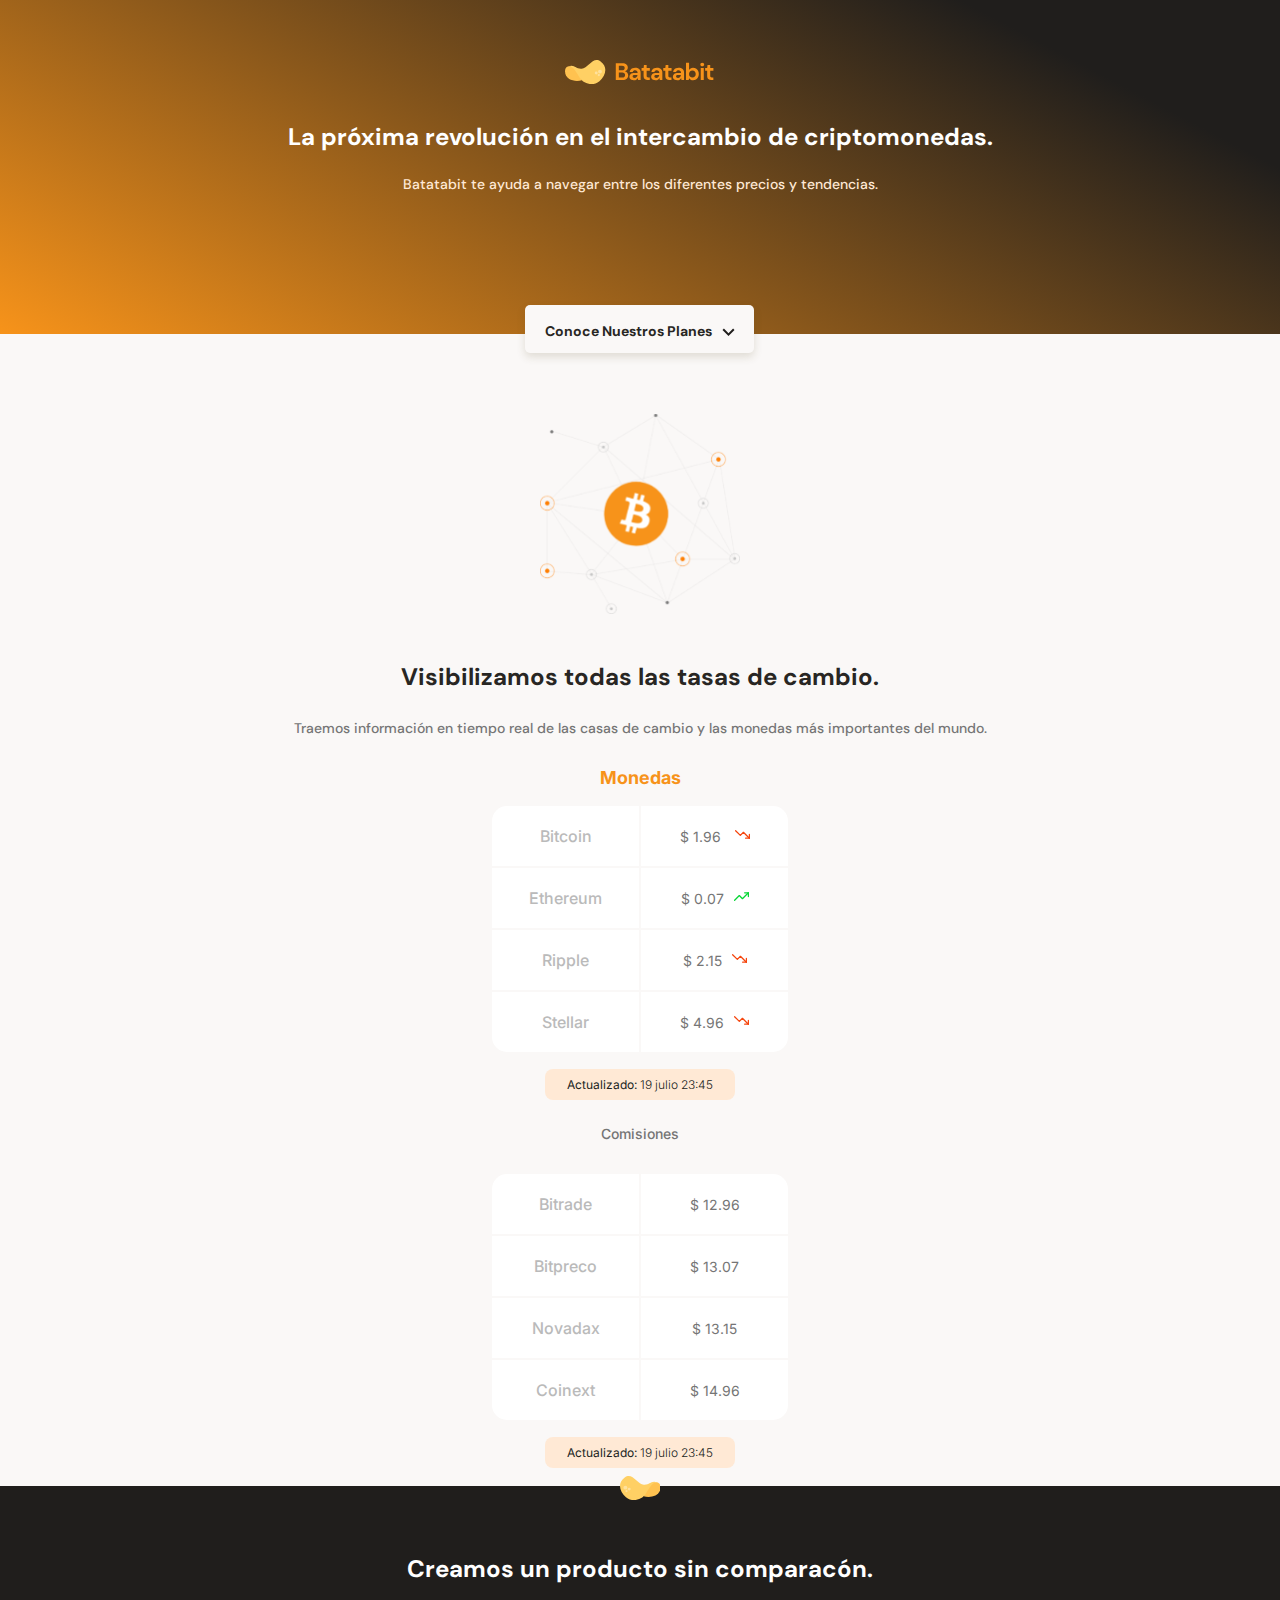
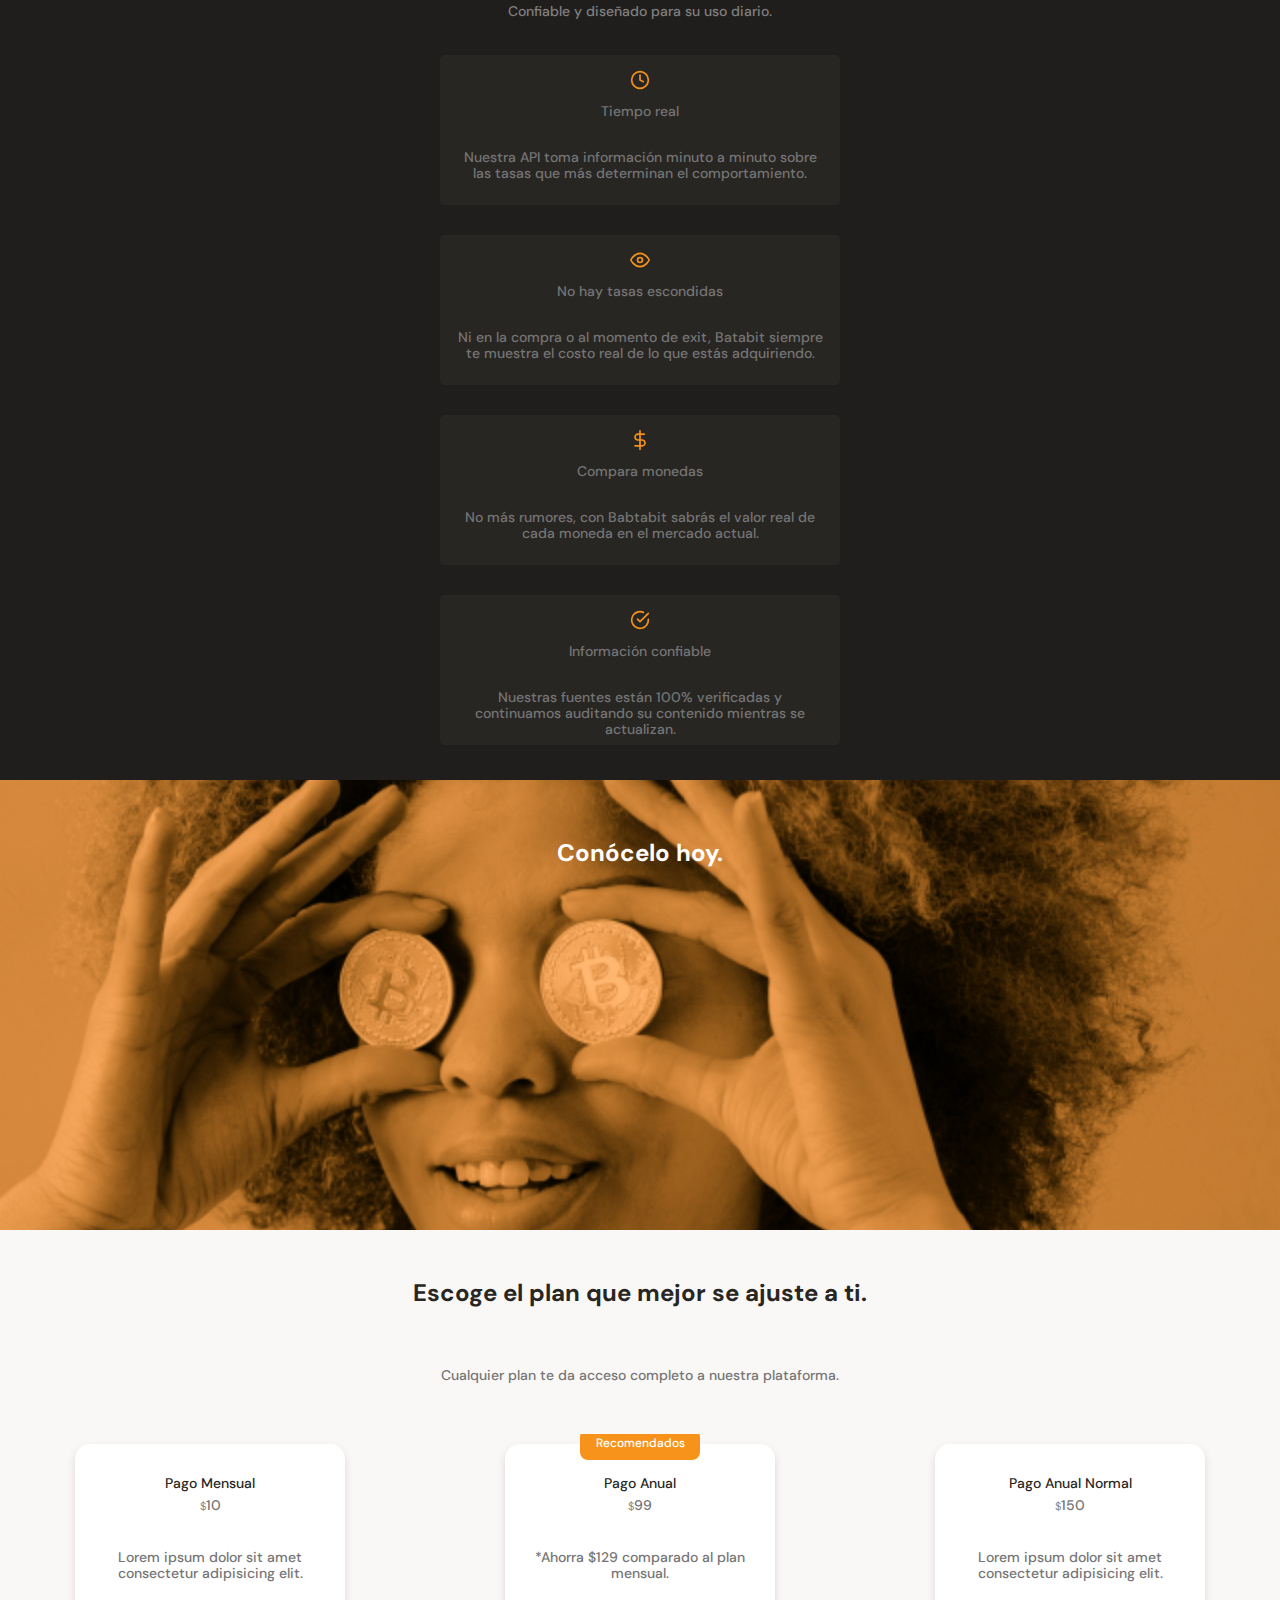
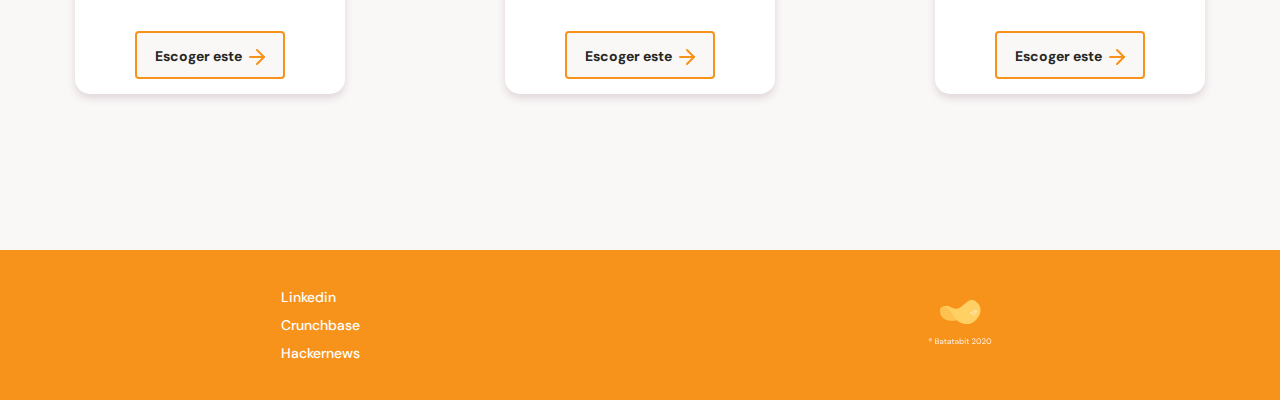
<file: index.html>
<!DOCTYPE html>
<html lang="en">
<head>
    <meta charset="UTF-8">
    <meta http-equiv="X-UA-Compatible" content="IE=edge">
    <meta name="viewport" content="width=device-width, initial-scale=1.0">
    <title>Document</title>
    <link rel="preconnect" href="https://fonts.googleapis.com">
    <link rel="preconnect" href="https://fonts.gstatic.com" crossorigin>
    <link href="https://fonts.googleapis.com/css2?family=DM+Sans:wght@400;500;700&family=Inter:wght@300;500&display=swap" rel="stylesheet">
    <link rel="stylesheet" type="text/css" href="./style.css" />
    <link rel="stylesheet" type="text/css" href="./css/tablet.css" media="(min-width: 800px)"/>
</head>
<body>
    <header>
        <img src="./assets/img/logo.svg" alt="">
        <div class="header--title-container">
            <h1>La próxima revolución en el intercambio de criptomonedas.</h1>
            <p>Batatabit te ayuda a navegar entre los diferentes precios y tendencias.</p>
            <a href="#plans" class="header--button">Conoce Nuestros Planes<span></span></a>
        </div>
    </header>
    <main>
        <section class="main-exchange-container">
            <div class="backgroundImg"></div>
            <div class="main-exchange-container--title">
                <h2>Visibilizamos todas las tasas de cambio.</h2>
                <p>Traemos información en tiempo real de las casas de cambio y las monedas más importantes del mundo.</p>
            </div>
            <section class="main-tables-container">
                <div class="main-currency-table">
                    <p class="currency-table--title">Monedas</p>
                    <div class="currency-table--container">
                        <table>
                            <tr>
                                <td class="table__top-left">
                                    Bitcoin
                                </td>
                                <td class="table__top-right table__right">
                                    $ 1.96 <span class="down"></span>
                                </td>
                            </tr>
                            <tr>
                                <td>
                                    Ethereum
                                </td>
                                <td class="table__right">
                                    $ 0.07<span class="up"></span>
                                </td>
                            </tr>
                            <tr>
                                <td>
                                    Ripple
                                </td>
                                <td class="table__right">
                                    $ 2.15<span class="down"></span>
                                </td>
                            </tr>
                            <tr>
                                <td class="table__bottom-left">
                                    Stellar
                                </td>
                                <td class="table__bottom-right table__right">
                                    $ 4.96<span class="down"></span>
                                </td>
                            </tr>
                        </table>
                    </div>
                    <div class="currency-table--date">
                        <p><b>Actualizado:</b> 19 julio 23:45</p>
                    </div>
                </div>
            </section>
        <section class="main-exchange-container--commitionns">
            <section class="main-tables-container">
                <div class="main-currency-table">
                    <p class="currency-table--title-commissions">Comisiones</p>
                    <div class="currency-table--container">
                        <table>
                            <tr>
                                <td class="table__top-left">
                                    Bitrade
                                </td>
                                <td class="table__top-right table__right">
                                    $ 12.96
                                </td>
                            </tr>
                            <tr>
                                <td>
                                    Bitpreco
                                </td>
                                <td class="table__right">
                                    $ 13.07
                                </td>
                            </tr>
                            <tr>
                                <td>
                                    Novadax
                                </td>
                                <td class="table__right">
                                    $ 13.15
                                </td>
                            </tr>
                            <tr>
                                <td class="table__bottom-left">
                                    Coinext
                                </td>
                                <td class="table__bottom-right table__right">
                                    $ 14.96
                                </td>
                            </tr>
                        </table>
                    </div>
                    <div class="currency-table--date">
                        <p><b>Actualizado:</b> 19 julio 23:45</p>
                    </div>
                </div>
            </section>
        </section>
        <section class="main-product-detail">
            <span class="product-detail--batata-logo"></span>
            <div class="product-detail--title">
                <h2>Creamos un producto sin comparacón.</h2>
                <p>Confiable y diseñado para su uso diario.</p>
            </div>
            <section class="product-cards--container">
                <article class="product-detail--card">
                    <span class="clock"></span>
                    <p class="product--card-title">Tiempo real</p>
                    <p class="product--card-body">Nuestra API toma información minuto a minuto sobre las tasas que más determinan el comportamiento.</p>
                </article>
            </section>
            <section class="product-cards--container">
                <article class="product-detail--card">
                    <span class="eye"></span>
                    <p class="product--card-title">No hay tasas escondidas</p>
                    <p class="product--card-body">Ni en la compra o al momento de exit, Batabit siempre te muestra el costo real de lo que estás adquiriendo.</p>
                </article>
            </section>
            <section class="product-cards--container">
                <article class="product-detail--card">
                    <span class="dollar-sign"></span>
                    <p class="product--card-title">Compara monedas</p>
                    <p class="product--card-body">No más rumores, con Babtabit sabrás el valor real de cada moneda en el mercado actual.</p>
                </article>
            </section>
            <section class="product-cards--container">
                <article class="product-detail--card">
                    <span class="check-circle"></span>
                    <p class="product--card-title">Información confiable</p>
                    <p class="product--card-body">Nuestras fuentes están 100% verificadas y continuamos auditando su contenido mientras se actualizan.</p>
                </article>
            </section>
        </section>
        <section class="bitcoin-img-container">
            <h2>Conócelo hoy.</h2>
        </section>
        <section id="plans" class="main-plans-container">
            <div class="plans--title">
                <h2>Escoge el plan que mejor se ajuste a ti.</h2>
                <p>Cualquier plan te da acceso completo a nuestra plataforma.</p>
            </div>
            <section class="plans-container--slider">
                <article class="plans-container--card">
                    <div class="plan-info-container">
                        <h3 class="plan-card-title">Pago Mensual</h3>
                        <p class="plan-card--price"><span>$</span>10</p>
                        <p class="plan-card--saving">Lorem ipsum dolor sit amet consectetur adipisicing elit.</p>
                        <button class="plan-card--ca">Escoger este <span></span></button>
                    </div>
                </article>
                <article class="plans-container--card">
                    <p id="recommended">Recomendados</p>
                    <div class="plan-info-container">
                        <h3 class="plan-card-title">Pago Anual</h3>
                        <p class="plan-card--price"><span>$</span>99</p>
                        <p class="plan-card--saving">*Ahorra $129 comparado al plan mensual.</p>
                        <button class="plan-card--ca">Escoger este <span></span></button>
                    </div>
                </article>
                <article class="plans-container--card">
                    <div class="plan-info-container">
                        <h3 class="plan-card-title">Pago Anual Normal</h3>
                        <p class="plan-card--price"><span>$</span>150</p>
                        <p class="plan-card--saving">Lorem ipsum dolor sit amet consectetur adipisicing elit.</p>
                        <button class="plan-card--ca">Escoger este <span></span></button>
                    </div>
                </article>
            </section>
        </section>
    </main>
    <footer>
        <section class="left">
            <ul>
                <li><a href="#">Linkedin</a></li>
                <li><a href="#">Crunchbase</a></li>
                <li><a href="#">Hackernews</a></li>
            </ul>
        </section>
        <section class="right">
            <img src="./assets/img/logo-footer.svg" alt="Logo de batatabit">
        </section>
    </footer>
</body>
</html>
</file>
<file: style.css>
:root{
    --bitcoin-orange:#f7931a;
    --soft-orange:#ffe9d5;
    --secondary-blue:#1a9af7;
    --soft-blue:#e7f5ff;
    --warm-black:#201e1c;
    --black:#282623;
    --gray:#bababa;
    --off-white:#faf8f7;
    --just-white:#fff;
}
*{
    box-sizing: border-box;
    margin: 0;
    padding: 0;
}
html{
    font-size: 62.5%;
    font-family: 'DM Sans','sans-serif';
}
header{
    position:relative;
    display: flex;
    flex-direction: column;
    justify-content: center;
    width: 100%;
    min-width: 320px;
    height: 334px;
    text-align: center;
    background: linear-gradient(207.8deg,#201e1c 16.69%,#f7931a 100%);
}
header img{
    width: 150px;
    height: 24px;
    margin-top: 60px;
    align-self:center;
}
.header--title-container{
    width: 90%;
    min-width: 288px;
    max-width: 900px;
    height: 218px;
    margin-top: 40px;
    text-align: center;
    align-self: center;
}
.header--title-container h1{
    font-size: 2.4rem;
    font-weight: bold;
    line-height: 2.6rem;
    color: var(--just-white);
}
.header--title-container p{
    margin-top: 25px;
    font-size: 1.4rem;
    font-weight: 500;
    line-height: 1.8rem;
    color: var(--soft-orange);
}
.header--title-container .header--button{
    position: absolute;
    left: calc(50% - 115px);
    top: 270px;
    display: block;
    margin-top: 35px;
    padding: 17px;
    width: 229px;
    height: 48px;
    background-color: var(--off-white);
    /* sombra*/
    box-shadow: 0px 4px 8px rgb(89,73,30,0.16);
    border: none;
    border-radius: 5px;
    font-size: 1.4rem;
    font-weight: bold;
    text-decoration: none;
    color: var(--black);
}
.header--button span{
    display: inline-block;
    width: 13px;
    height: 8px;
    margin-left: 10px;
    background-image: url('./assets/icons/down-arrow.svg');
}
main{
    width: 100%;
    height: auto;
    background-color: var(--off-white);
}
.main-exchange-container{
    width: 100%;
    height: auto;
    padding-top: 80px;
    padding-bottom: 30px;
    text-align: center;
}
.main-exchange-container--titlr{
    width: 90%;
    min-width: 288px;
    max-width: 900px;
    max-resolution: 0 auto;
}
.main-exchange-container .backgroundImg{
    width: 200px;
    height: 200px;
    margin: 0 auto;
    margin-bottom: 50px;
    background-image: url(./assets/img/Bitcoin.svg);
    background-size: cover;
    background-position: center;
    background-repeat: no-repeat;
}.main-exchange-container h2{
    margin-bottom: 30px;
    font-size: 2.4rem;
    font-weight: bold;
    line-height: 2.6rem;
    color: var(--black);
}
.main-exchange-container--commitionns p{
    margin-bottom: 30px;
    font-size: 1.2rem;
    font-weight: 500;
    line-height: 1.6rem;
    color: #757575; 
}
.main-exchange-container p{
    margin-bottom: 30px;
    font-size: 1.4rem;
    font-weight: 500;
    line-height: 1.6rem;
    color: #757575;
}
.main-currency-table{
    width: 70%;
    min-width:235px;
    max-width: 500px;
    height: 360px;
    margin: 0 auto;
    font-family: "Inter", sans-serif;
}
.main-currency-table .currency-table--title{
    margin-bottom: 15px;
    font-size: 1.8rem;
    font-weight: bold;
    line-height: 2.3rem;
    color: var(--bitcoin-orange);
}
.currency-table--container{
    width: 90%;
    min-width: 230px;
    max-width: 300px;
    height: 250px;
    margin: 0 auto;
}
.currency-table--container table{
    width: 100%;
    height: 100%;
}
.currency-table--container td{
    width: 50%;
    font-size: 1.6rem;
    font-weight: 500;
    line-height: 1.9rem;
    color: var(--gray);
    background-color: var(--just-white);
}
.currency-table--container .table__top-left{
    border-radius: 15px 0 0 0;
}
.currency-table--container .table__top-right{
    border-radius: 0 15px 0 0;
}
.currency-table--container .table__bottom-left{
    border-radius: 0 0 0 15px;
}
.currency-table--container .table__bottom-right{
    border-radius: 0 0 15px 0;
}
.currency-table--container .table__right{
    font-size: 1.4rem;
    font-weight: normal;
    line-height: 1.7rem;
    color: #757575;
}
.currency-table--container .down{
    display: inline-block;
    width: 15px;
    height: 15px;
    margin-left: 10px;
    background-image: url('./assets/icons/trending-down.svg');
    background-size: cover;
    background-position: center;
    background-repeat: no-repeat;
}
.currency-table--container .up{
    display: inline-block;
    width: 15px;
    height: 15px;
    margin-left: 10px;
    background-image: url('./assets/icons/trending-up.svg');
    background-size: cover;
    background-position: center;
    background-repeat: no-repeat;
}
.currency-table--date{
    width: 190px;
    height: 31px;
    margin: 0 auto;
    margin-top: 15px;
    padding: 8px;
    background-color: var(--soft-orange);
    border-radius: 8px;
}
.currency-table--date-b{
    width: 190px;
    height: 31px;
    margin: 0 auto;
    margin-top: 15px;
    padding: 8px;
    background-color: var(--soft-orange);
    border-radius: 8px;
}
.currency-table--date p{
    font-size: 1.2rem;
    line-height: 1.5rem;
    font-weight: 300;
    color: var(--warm-black);
}
@media (max-width: 500px){
    .main-currency-table{
    display: flex;
    width: 300px;
    margin: 0 auto;
}
}
.main-product-detail{
    position: relative;
    width: 100%;
    min-width: 320px;
    height: auto;
    padding: 20px 10px;
    background-color: var(--warm-black);
}
.product-detail--batata-logo{
    position: absolute;
    width: 40px;
    height: 25px;
    background-image: url("./assets/icons/batata.svg");
    top: -10px;
    left: calc(50% - 20px);
}
.product-detail--title{
    width: 90%;
    min-width: 288px;
    height: auto;
    margin: 0 auto;
    margin-top: 50px;
    text-align: center;
}
.product-detail--title h2{
    margin-bottom: 20px;
    font-size: 2.4rem;
    font-weight: bold;
    line-height: 2.6rem;
    color: var(--just-white);
}
.product-detail--title p{
    margin-bottom: 20px;
    font-size: 1.4rem;
    font-weight: 500;
    line-height: 1.8rem;
    color: #808080;
}
.product-detail--card{
    width: 90%;
    min-width: 288px;
    max-width: 400px;
    height: 150px;
    margin: 15px auto;
    padding: 15px;
    background-color: var(--black);
    border-radius: 5px;
    box-shadow: 0 4 8 rgba(0,0, 0, 0.16);
}
.product-detail--card .clock{
    display: inline-block;
    width: 20px;
    height: 20px;
    margin-bottom: 10px;
    background-image: url('./assets/icons/clock.svg');
    background-size: cover;
    background-position: center;
    background-repeat: no-repeat;
}
.product--card-title{
    margin-bottom: 15px;
    font-size: 1.8rem;
    font-weight: bold;
    line-height: 1.8rem;
    color: var(--just-white);
}
.product--card-body{
    font-size: 1.4rem;
    font-weight: 500;
    line-height: 1.8rem;
    color: #808080;
}
.product-detail--card .eye{
    display: inline-block;
    width: 20px;
    height: 20px;
    margin-bottom: 10px;
    background-image: url('./assets/icons/eye.svg');
    background-size: cover;
    background-position: center;
    background-repeat: no-repeat;
}
.product-detail--card .dollar-sign{
    display: inline-block;
    width: 20px;
    height: 20px;
    margin-bottom: 10px;
    background-image: url('./assets/icons/dollar-sign.svg');
    background-size: cover;
    background-position: center;
    background-repeat: no-repeat;
}
.product-detail--card .check-circle{
    display: inline-block;
    width: 20px;
    height: 20px;
    margin-bottom: 10px;
    background-image: url('./assets/icons/check-circle.svg');
    background-size: cover;
    background-position: center;
    background-repeat: no-repeat;
}
.bitcoin-img-container{
    width: 100%;
    min-width: 320px;
    height: 50vh;
    background-image: url('./assets/img/bitcoinbaby2x.jpg');
    background-position: center;
    background-size: cover;
    background-repeat: no-repeat;
    text-align: center;
}
.bitcoin-img-container h2{
    padding-top: 60px;
    font-size: 2.4rem;
    font-weight: bold;
    line-height: 2.6rem;
    color: var(--just-white);
}
.main-plans-container{
    width: 100%;
    min-width: 320px;
    padding-bottom: 70px;
    text-align: center;
}
.plans--title{
    width: 90%;
    min-width: 288px;
    height: auto;
    margin: 0 auto;
    margin-bottom: 50px;
}
.plans--title h2{
    padding-top: 50px;
    font-size: 2.4rem;
    font-weight: bold;
    line-height: 2.6rem;
    color: var(--black);
}
.plans--title p{
    padding-top: 30px;
    font-size: 1.4rem;
    font-weight:500;
    line-height: 1.8rem;
    color: #757575;
}
.plans-container--slider{
    display: flex;
    gap: 10px;
    height: 316px;
    overflow-x: scroll;
    overscroll-behavior-x: contain;
    scroll-snap-type: x proximity;
}
.plans-container--card{
    position: relative;
    scroll-snap-align: center;
    width: 70%;
    min-width: 230px;
    max-width: 270px;
    height: 250px;
    margin: 10px auto 0;
    padding: 0 15px;
    background-color: var(--just-white);
    border-radius: 15px;
    box-shadow: 0 4px 8px rgba(89, 30, 69, 0.16);
}
#recommended {
    position: absolute;
    width: 120px;
    height: 31px;
    padding: 6px;
    top: -15px;
    left: calc(50% - 60px);
    font-size: 1.2rem;
    background-color: var(--bitcoin-orange);
    border-radius: 8px;
    color: white;
}
.plan-card-title{
    padding-top: 30px;
    font-size: 1.4rem;
    font-weight: 500;
    line-height: 1.8rem;
    color: var(--black);
}
.plan-card--price{
    padding: 5px 0;
    font-size: 5.2rem;
    font-weight: bold;
    line-height: 5.3rem;
    color: var(--black);
}
.plan-card--price span{
    font-size: 1.1rem;
    font-weight: 300;
}
.plan-card--saving{
    font-size: 1.2rem;
    color:#757575;
}
.plan-card--ca {
    width: 150px;
    height: 48px;
    margin-top: 20px;
    background-color:#faf8f7;
    border: 2px solid var(--bitcoin-orange);
    border-radius: 4px;
    font-family: "DM Sans", sans-serif;
    font-size: 1.4rem;
    font-weight: bold;
    line-height: 1.8rem;
    color: var(--black);
}
.plan-card--ca span{
    display: inline-block;
    width: 20px;
    height: 20px;
    background-image: url('./assets/icons/orange-right-arrow.svg');
    vertical-align: text-bottom;
}
footer{
    display: flex;
    width: 100%;
    height: 150px;
    background-color: var(--bitcoin-orange);
}
footer section{
    display: flex;
    width: 50%;
    justify-content: center;
    align-items: center;
}
footer .left ul{
    font-size: 1.4rem;
    font-weight: 500;
    line-height: 1.8rem;
    list-style: none;
}
.left li{
    margin: 10px 0;
}
.left a{
    text-decoration: none;
    color: var(--just-white);
}
</file>
<file: css/tablet.css>
.main-tables-container{
    display: flex;
    width: 800px;
    margin: 0 auto;
}

.product-cards--container{
    display: flex;
    flex-wrap: wrap;
    width: 800px;
    margin: 0 auto;
}

.plans-container--slider{
    justify-content: center;
}
</file>
